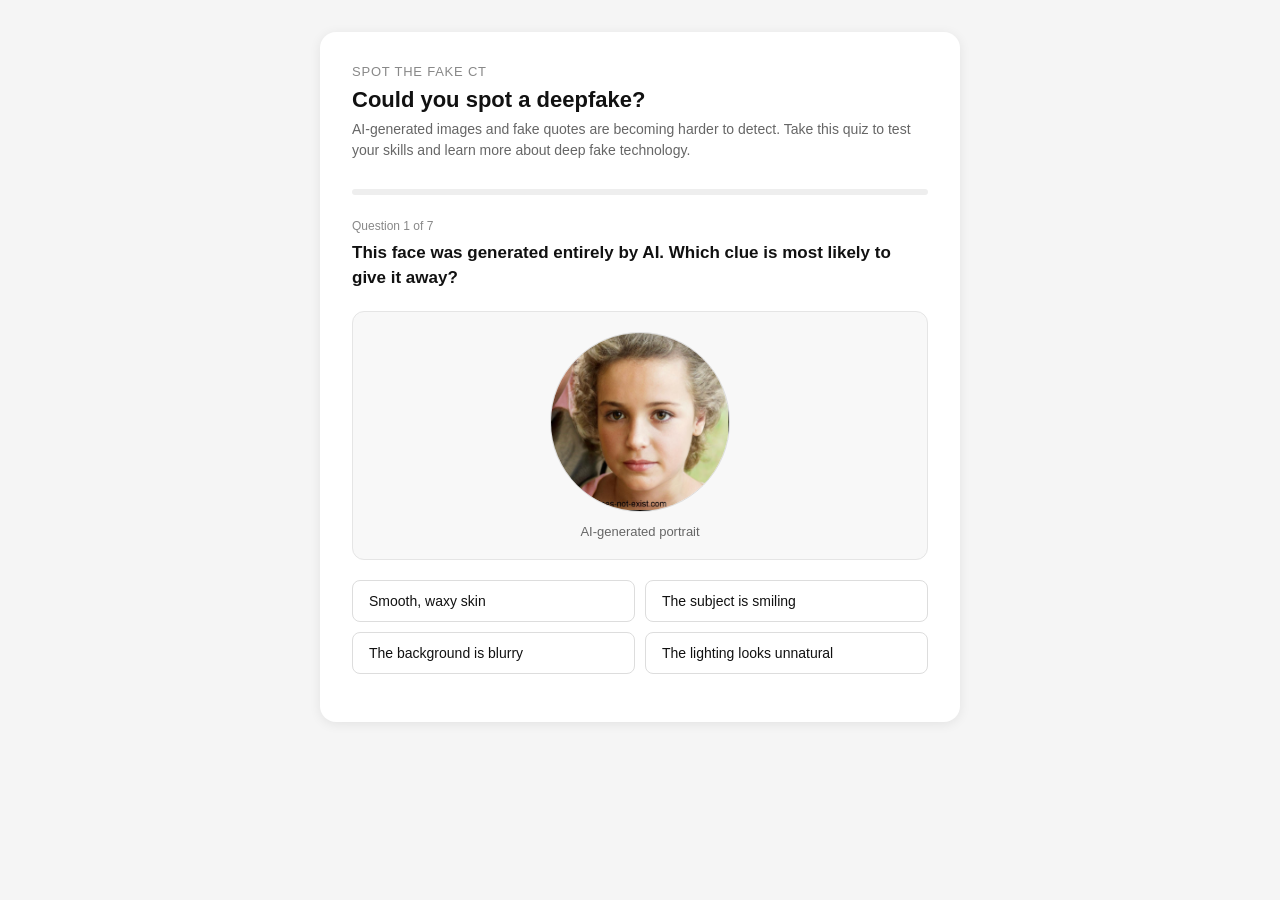
<file: index.html>
<!DOCTYPE html>
<html lang="en">
<head>
<meta charset="UTF-8">
<meta name="viewport" content="width=device-width, initial-scale=1.0">
<title>Spot the Fake, CT Deepfake Quiz</title>
<link rel="stylesheet" href="styles.css">
</head>
<body>
<div class="container">
  <div class="site-title">Spot the Fake CT</div>
  <h1>Could you spot a deepfake?</h1>
  <p class="subtitle">AI-generated images and fake quotes are becoming harder to detect. Take this quiz to test your skills and learn more about deep fake technology.</p>
  <div id="quiz-area"></div>
</div>

<script>
const images = [
  { url: "image1.png", label: "AI-generated portrait" },
  { url: "image2.png", label: "AI-generated portrait" },
  { url: "image3.png", label: "AI-generated portrait" }
];

const questions = [
  {
    type: "image", imgIndex: 0,
    prompt: "This face was generated entirely by AI. Which clue is most likely to give it away?",
    choices: ["Smooth, waxy skin", "The subject is smiling", "The background is blurry", "The lighting looks unnatural"],
    correct: 0,
    feedback: "AI-generated faces often have unnaturally smooth skin without any blemishes. Real human skin has texture, imperfections, and variation, AI tends to struggle with these slight variations making it a striking tell."
  },
  {
    type: "headline",
    prompt: "One of these headlines is AI-generated fake news. Which one?",
    headlines: [
      { source: "CT Mirror", text: "Connecticut Senate passes AI bill criminalizing deepfake revenge porn in 24-12 vote" },
      { source: "Hartford Courant", text: "Gov. Lamont signs executive order banning all social media platforms from Connecticut schools" }
    ],
    choices: ["CT Mirror headline", "Hartford Courant headline"],
    correct: 1,
    feedback: "The CT Mirror headline is real, Connecticut's Senate did pass that AI bill in 2024. The Courant headline is fake, the tell for this being the sweeping language used."
  },
  {
    type: "image", imgIndex: 1,
    prompt: "AI image generators frequently fail at a specific part of the face, which part gives it away?",
    choices: ["The ears look too small", "Hair strands blend unnaturally", "The eyes are too far apart", "The face is too symmetrical"],
    correct: 1,
    feedback: "AI generators tend to have trouble with hair with hair typically blending into the background or into the skin."
  },
  {
    type: "headline",
    prompt: "Which of these quotes is AI-fabricated?",
    headlines: [
      { source: "CT Senate debate, 2024", text: "Sen. Saud Anwar (South Windsor): 'Not doing a bill on AI would be malpractice on the part of the legislative body.'" },
      { source: "Hartford Courant", text: "Gov. Lamont: 'Connecticut will lead the nation in AI regulation — we have a moral obligation to act first and act boldly.'" }
    ],
    choices: ["Sen. Anwar quote", "Gov. Lamont quote"],
    correct: 1,
    feedback: "Sen. Anwar's quote is real and on record from the 2024 CT Senate AI debate. The Lamont quote is fabricated. The tells here are once again the sweeping language and if searched there is no record of the quote anywhere."
  },
  {
    type: "image", imgIndex: 2,
    prompt: "All images in this quiz were AI-generated. What is the most common tell in AI background details?",
    choices: ["Backgrounds are always black", "Background details become warped", "Backgrounds are too colorful", "Backgrounds always show outdoor scenes"],
    correct: 1,
    feedback: "AI struggles with background structure details may become warped and make no logical sense."
  },
  {
    type: "headline",
    prompt: "A reporter shared this story on social media. Is it real or AI-generated?",
    headlines: [
      { source: "Cody Enterprise, Wyoming, 2024", text: "Governor's office: 'We have no record of that statement — it was never made.'" }
    ],
    choices: ["Real published denial", "AI-generated fake content"],
    correct: 0,
    feedback: "This is real. After reporter Aaron Pelczar used AI to fabricate a quote from Wyoming's governor in 2024. This went completly unnoticed until a competing journalist called the office to check with the governor."
  },
  {
  type: "audio",
  prompt: "Listen to the first 5 seconds of this clip. Is this Joe Biden's real voice, or an AI voice clone?",
  audioUrl: "https://www.youtube.com/embed/j-8kSh-Q9Mc",
  choices: ["Real voice", "AI voice clone"],
  correct: 1,
  feedback: "This is the 2024 Biden robo call that fooled many voters in New Hampshire.."
},
];


let current = 0, score = 0, answered = false;

const replayQuestions = [
  {
    prompt: "One of these three images is a real photograph. The other two are AI-generated. Which is real?",
    images: [
      { url: "image4.png", label: "Image A" },
      { url: "real1.png", label: "Image B" },
      { url: "image6.png", label: "Image C" }
    ],
    correct: 1,
    feedback: "Image B is the real photograph."
  },
  {
    prompt: "One of these three images is a real photograph. The other two are AI-generated. Which is real?",
    images: [
      { url: "image9.png", label: "Image A" },
      { url: "image10.png", label: "Image B" },
      { url: "real2.png", label: "Image C" }
    ],
    correct: 2,
    feedback: "Image C is the real photograph."
  },
  {
    prompt: "One of these three images is a real photograph. The other two are AI-generated. Which is real?",
    images: [
      { url: "real3.png", label: "Image A" },
      { url: "image11.png", label: "Image B" },
      { url: "image1.png", label: "Image C" }
    ],
    correct: 0,
    feedback: "Image A is the AI photo."
  }
];

let replayMode = false;
let replayCurrent = 0;
let replayScore = 0;
let replayAnswered = false;

function startReplay() {
  replayMode = true;
  replayCurrent = 0;
  replayScore = 0;
  replayAnswered = false;
  renderReplay();
}

function renderReplay() {
  const q = replayQuestions[replayCurrent];
  const pct = (replayCurrent / replayQuestions.length) * 100;
  let html = `
    <div class="progress-bg"><div class="progress-fill" style="width:${pct}%"></div></div>
    <div class="q-label">Replay Mode — Round ${replayCurrent + 1} of ${replayQuestions.length}</div>
    <div class="q-text">${q.prompt}</div>
    <div class="replay-image-grid">
  `;
  q.images.forEach((img, i) => {
    html += `
      <div class="replay-img-card" id="rcard-${i}">
        <img src="${img.url}" alt="${img.label}" onerror="this.style.display='none'"/>
        <div class="replay-img-label">${img.label}</div>
        <button class="replay-pick-btn" onclick="replayPick(${i})">This one</button>
      </div>
    `;
  });
  html += `</div><div id="rfb"></div>`;
  document.getElementById('quiz-area').innerHTML = html;
}

function replayPick(i) {
  if (replayAnswered) return;
  replayAnswered = true;
  const q = replayQuestions[replayCurrent];
  const correct = i === q.correct;
  if (correct) replayScore++;

  q.images.forEach((_, idx) => {
    const card = document.getElementById(`rcard-${idx}`);
    const btn = card.querySelector('.replay-pick-btn');
    btn.onclick = null;
    if (idx === q.correct) {
      card.classList.add('replay-correct');
      btn.textContent = '✓ Real photo';
    } else if (idx === i) {
      card.classList.add('replay-wrong');
      btn.textContent = '✗ AI-generated';
    } else {
      card.classList.add('replay-wrong');
      btn.textContent = 'AI-generated';
    }
  });

  document.getElementById('rfb').innerHTML = `
    <div class="feedback ${correct ? 'correct' : 'wrong'}">
      <strong>${correct ? 'Correct!' : 'Not quite.'}</strong> ${q.feedback}
    </div>
    <button class="next-btn" onclick="replayNext()">${replayCurrent < replayQuestions.length - 1 ? 'Next round' : 'See results'}</button>
  `;
}

function replayNext() {
  replayCurrent++;
  replayAnswered = false;
  if (replayCurrent < replayQuestions.length) renderReplay(); else replayResults();
}

function replayResults() {
  const p = Math.round((replayScore / replayQuestions.length) * 100);
  document.getElementById('quiz-area').innerHTML = `
    <div class="score-screen">
      <div class="score-num">${replayScore}/${replayQuestions.length}</div>
      <div class="score-label">Replay Mode — You scored ${p}%</div>
      <div class="verdict">${p === 100 ? 'Perfect eye.' : ''}</div>
      <div class="verdict-sub">${p === 100 ? 'You correctly identified every real photograph. The tells will only get subtler as AI improves.' : 'AI images are designed to fool you.'}</div>
    </div>
    <div style="text-align:center;margin-top:1.5rem;display:flex;gap:10px;justify-content:center">
      <button class="restart-btn" onclick="startReplay()">Replay again</button>
      <button class="restart-btn" onclick="restart()">Back to main quiz</button>
    </div>
  `;
}

function render() {
  const q = questions[current];
  const pct = (current / questions.length) * 100;
  let html = `
    <div class="progress-bg"><div class="progress-fill" style="width:${pct}%"></div></div>
    <div class="q-label">Question ${current + 1} of ${questions.length}</div>
    <div class="q-text">${q.prompt}</div>
  `;
  if (q.type === "image") {
    const img = images[q.imgIndex];
    html += `<div class="image-box">
      <img src="${img.url}" alt="AI generated portrait" onerror="this.style.display='none';this.nextElementSibling.style.display='flex'"/>
      <div class="img-error" style="display:none">Image could not load</div>
      <div class="img-label">${img.label}</div>
    </div>`;
  } 
  else if (q.type === "audio") {
  html += `<div class="audio-box">
    <div class="audio-label">🔊 Listen to the first 5 seconds only, then answer below.</div>
    <iframe width="100%" height="200" src="${q.audioUrl}" frameborder="0" allowfullscreen style="border-radius:8px;margin-top:0.5rem"></iframe>
  </div>`;
} 
  else {
    html += `<div class="headline-box">`;
    q.headlines.forEach(h => {
      html += `<div><div class="headline-source">${h.source}</div><div class="headline-main">"${h.text}"</div></div>`;
    });
    html += `</div>`;
  }
  html += `<div class="choice-grid">`;
  q.choices.forEach((c, i) => {
    html += `<button class="choice-btn" onclick="pick(${i})">${c}</button>`;
  });
  html += `</div><div id="fb"></div>`;
  document.getElementById('quiz-area').innerHTML = html;
}

function pick(i) {
  if (answered) return;
  answered = true;
  const q = questions[current];
  document.querySelectorAll('.choice-btn').forEach((b, idx) => {
    b.onclick = null;
    if (idx === q.correct) b.className = 'choice-btn reveal';
    if (idx === i && i !== q.correct) b.className = 'choice-btn wrong';
    if (idx === i && i === q.correct) b.className = 'choice-btn correct';
  });
  if (i === q.correct) score++;
  document.getElementById('fb').innerHTML = `
    <div class="feedback ${i === q.correct ? 'correct' : 'wrong'}">
      <strong>${i === q.correct ? 'Correct.' : 'Not quite.'}</strong> ${q.feedback}
    </div>
    <button class="next-btn" onclick="next()">${current < questions.length - 1 ? 'Next question' : 'See results'}</button>
  `;
}

function next() {
  current++; answered = false;
  if (current < questions.length) render(); else results();
}

function results() {
  const p = Math.round((score / questions.length) * 100);
  let v, s;
  if (p >= 80) { v = "Strong result"; s = "You spotted most of the fakes, but as deepfake technology gets stronger it will only get more difficult to tell the difference"; }
  else if (p >= 50) { v = "About average, and that's the problem."; s = "AI technology is very convincing and that's not a personal failure it shows the necessity for companies to give transparency on what is fake and what isn't"; }
  else { v = "Difficult, right?"; s = "Deepfakes are designed to be very close to reality. The difficulty you experienced is why transparency is necessary it is simply not enough to train our eyes."; }

  document.getElementById('quiz-area').innerHTML = `
    <div class="score-screen">
      <div class="score-num">${score}/${questions.length}</div>
      <div class="score-label">You scored ${p}%</div>
      <div class="verdict">${v}</div>
      <div class="verdict-sub">${s}</div>
    </div>
    <div class="signs-section">
      <div class="signs-title">Warning signs to look for in AI-generated content</div>
      <div class="sign-item"><div class="sign-dot"></div><div class="sign-text"><strong>Skin:</strong> unnaturally smooth, waxy, or pore-free texture</div></div>
      <div class="sign-item"><div class="sign-dot"></div><div class="sign-text"><strong>Hair:</strong> strands that blur, merge, or disappear at the edges</div></div>
      <div class="sign-item"><div class="sign-dot"></div><div class="sign-text"><strong>Hands:</strong> wrong number of fingers, fused joints, or impossible bends</div></div>
      <div class="sign-item"><div class="sign-dot"></div><div class="sign-text"><strong>Eyes:</strong> reflections that don't match, or a glassy unfocused look</div></div>
      <div class="sign-item"><div class="sign-dot"></div><div class="sign-text"><strong>Background:</strong> warped structures, repeated objects, or impossible architecture</div></div>
      <div class="sign-item"><div class="sign-dot"></div><div class="sign-text"><strong>Language:</strong> AI fake quotes often sound sweeping, confident, and too perfectly phrased</div></div>
      <div class="sign-item"><div class="sign-dot"></div><div class="sign-text"><strong>Source:</strong> always verify quotes and claims with a second source before sharing</div></div>
    </div>
    <div style="text-align:center;margin-top:1.5rem;display:flex;gap:10px;justify-content:center">
      <button class="restart-btn" onclick="restart()">Try again</button>
      <button class="restart-btn" onclick="startReplay()">Replay mode, spot the real phot</button>
    </div>
  `;
}

function restart() { current = 0; score = 0; answered = false; render(); }
render();
</script>
</body>
</html>
</file>
<file: styles.css>
* {
  box-sizing: border-box;
  margin: 0;
  padding: 0;
}

body {
  font-family: -apple-system, BlinkMacSystemFont, 'Segoe UI', sans-serif;
  background: #f5f5f5;
  min-height: 100vh;
  display: flex;
  align-items: flex-start;
  justify-content: center;
  padding: 2rem 1rem;
}

.container {
  background: #fff;
  border-radius: 16px;
  padding: 2rem;
  max-width: 640px;
  width: 100%;
  box-shadow: 0 2px 12px rgba(0,0,0,0.08);
}

.site-title {
  font-size: 13px;
  color: #888;
  margin-bottom: 0.5rem;
  text-transform: uppercase;
  letter-spacing: 0.06em;
}

h1 {
  font-size: 22px;
  font-weight: 600;
  color: #111;
  margin-bottom: 0.4rem;
}

.subtitle {
  font-size: 14px;
  color: #666;
  margin-bottom: 1.75rem;
  line-height: 1.5;
}

.progress-bg {
  background: #eee;
  border-radius: 4px;
  height: 6px;
  margin-bottom: 1.5rem;
}

.progress-fill {
  background: #2563eb;
  height: 6px;
  border-radius: 4px;
  transition: width 0.4s;
}

.q-label {
  font-size: 12px;
  color: #888;
  margin-bottom: 0.4rem;
}

.q-text {
  font-size: 17px;
  font-weight: 600;
  color: #111;
  margin-bottom: 1.25rem;
  line-height: 1.5;
}

.image-box {
  background: #f8f8f8;
  border: 1px solid #e5e5e5;
  border-radius: 12px;
  padding: 1.25rem;
  margin-bottom: 1.25rem;
  text-align: center;
}

.image-box img {
  width: 180px;
  height: 180px;
  object-fit: cover;
  border-radius: 50%;
  border: 1px solid #ddd;
  display: block;
  margin: 0 auto;
}

.img-error {
  width: 180px;
  height: 180px;
  border-radius: 50%;
  background: #eee;
  display: flex;
  align-items: center;
  justify-content: center;
  margin: 0 auto;
  font-size: 13px;
  color: #888;
  text-align: center;
  padding: 1rem;
}

.img-label {
  font-size: 13px;
  color: #666;
  margin-top: 0.75rem;
}

.headline-box {
  background: #fff;
  border: 1px solid #e5e5e5;
  border-radius: 10px;
  padding: 1rem 1.25rem;
  margin-bottom: 1.25rem;
}

.headline-source {
  font-size: 11px;
  color: #aaa;
  margin-bottom: 0.3rem;
  text-transform: uppercase;
  letter-spacing: 0.05em;
}

.headline-main {
  font-size: 15px;
  font-weight: 600;
  color: #111;
  line-height: 1.4;
  margin-bottom: 0.75rem;
}

.choice-grid {
  display: grid;
  grid-template-columns: 1fr 1fr;
  gap: 10px;
  margin-bottom: 1rem;
}

.choice-btn {
  background: #fff;
  border: 1px solid #ddd;
  border-radius: 8px;
  padding: 0.75rem 1rem;
  font-size: 14px;
  color: #111;
  cursor: pointer;
  text-align: left;
  transition: background 0.15s;
  font-family: inherit;
}

.choice-btn:hover {
  background: #f5f5f5;
}

.choice-btn.correct {
  border-color: #16a34a;
  background: #f0fdf4;
  color: #15803d;
}

.choice-btn.wrong {
  border-color: #dc2626;
  background: #fef2f2;
  color: #b91c1c;
}

.choice-btn.reveal {
  border-color: #16a34a;
  background: #f0fdf4;
  color: #15803d;
}

.feedback {
  border-radius: 8px;
  padding: 0.75rem 1rem;
  font-size: 14px;
  margin-bottom: 1rem;
  line-height: 1.6;
}

.feedback.correct {
  background: #f0fdf4;
  color: #15803d;
  border: 1px solid #bbf7d0;
}

.feedback.wrong {
  background: #fef2f2;
  color: #b91c1c;
  border: 1px solid #fecaca;
}

.next-btn {
  background: #fff;
  border: 1px solid #ddd;
  border-radius: 8px;
  padding: 0.6rem 1.25rem;
  font-size: 14px;
  color: #111;
  cursor: pointer;
  font-family: inherit;
}

.next-btn:hover {
  background: #f5f5f5;
}

.score-screen {
  text-align: center;
  padding: 1.5rem 0;
}

.score-num {
  font-size: 52px;
  font-weight: 700;
  color: #111;
}

.score-label {
  font-size: 15px;
  color: #666;
  margin-bottom: 1.5rem;
}

.verdict {
  font-size: 18px;
  font-weight: 600;
  color: #111;
  margin-bottom: 0.75rem;
}

.verdict-sub {
  font-size: 14px;
  color: #555;
  line-height: 1.6;
  margin-bottom: 2rem;
  max-width: 480px;
  margin-left: auto;
  margin-right: auto;
}

.signs-section {
  text-align: left;
  background: #f8f8f8;
  border-radius: 12px;
  padding: 1.25rem;
  margin-bottom: 1.5rem;
}

.signs-title {
  font-size: 15px;
  font-weight: 600;
  color: #111;
  margin-bottom: 0.75rem;
}

.sign-item {
  display: flex;
  gap: 10px;
  margin-bottom: 0.6rem;
  align-items: flex-start;
}

.sign-dot {
  width: 8px;
  height: 8px;
  border-radius: 50%;
  background: #2563eb;
  margin-top: 6px;
  flex-shrink: 0;
}

.sign-text {
  font-size: 14px;
  color: #444;
  line-height: 1.5;
}

.reg-box {
  background: #fffbeb;
  border: 1px solid #fde68a;
  border-radius: 10px;
  padding: 1rem 1.25rem;
  font-size: 14px;
  color: #92400e;
  line-height: 1.6;
  margin-bottom: 1.5rem;
  text-align: left;
}

.restart-btn {
  background: #fff;
  border: 1px solid #ddd;
  border-radius: 8px;
  padding: 0.6rem 1.5rem;
  font-size: 14px;
  color: #111;
  cursor: pointer;
  font-family: inherit;
}

.restart-btn:hover {
  background: #f5f5f5;
}

.audio-box {
  background: #f8f8f8;
  border: 1px solid #e5e5e5;
  border-radius: 12px;
  padding: 1.25rem;
  margin-bottom: 1.25rem;
}

.audio-label {
  font-size: 13px;
  color: #555;
  margin-bottom: 0.75rem;
  font-weight: 500;
}

.replay-image-grid {
  display: grid;
  grid-template-columns: repeat(3, 1fr);
  gap: 12px;
  margin-bottom: 1.25rem;
}

.replay-img-card {
  border: 1.5px solid #e5e5e5;
  border-radius: 12px;
  padding: 0.75rem;
  text-align: center;
  background: #f8f8f8;
  transition: border-color 0.2s;
}

.replay-img-card img {
  width: 100%;
  aspect-ratio: 1;
  object-fit: cover;
  border-radius: 8px;
  display: block;
  margin-bottom: 0.5rem;
}

.replay-img-label {
  font-size: 12px;
  color: #666;
  margin-bottom: 0.5rem;
}

.replay-pick-btn {
  background: #fff;
  border: 1px solid #ddd;
  border-radius: 6px;
  padding: 0.4rem 0.75rem;
  font-size: 13px;
  cursor: pointer;
  font-family: inherit;
  width: 100%;
}

.replay-pick-btn:hover { background: #f0f0f0; }
.replay-img-card.replay-correct { border-color: #16a34a; background: #f0fdf4; }
.replay-img-card.replay-wrong { border-color: #dc2626; background: #fef2f2; }

@media (max-width: 480px) {
  .choice-grid {
    grid-template-columns: 1fr;
  }
  .replay-image-grid {
    grid-template-columns: 1fr;
  }
}
</file>
